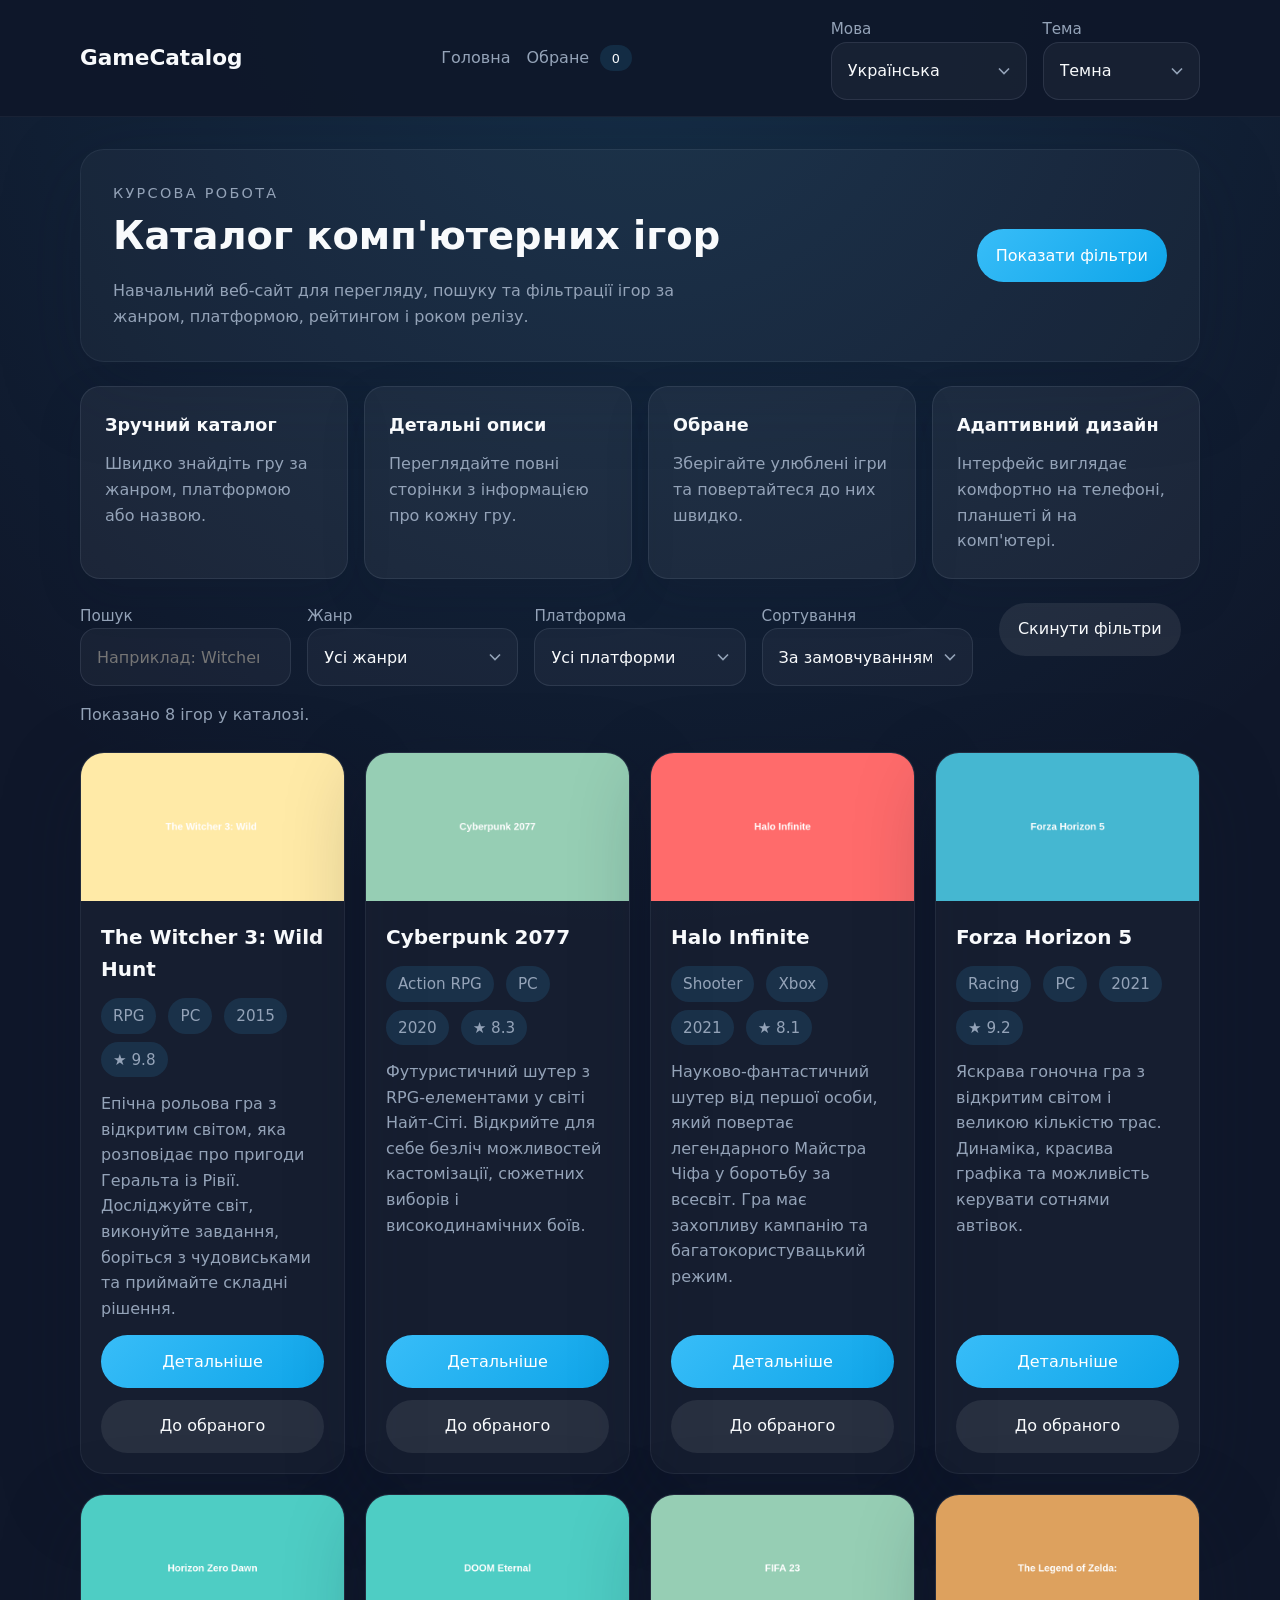
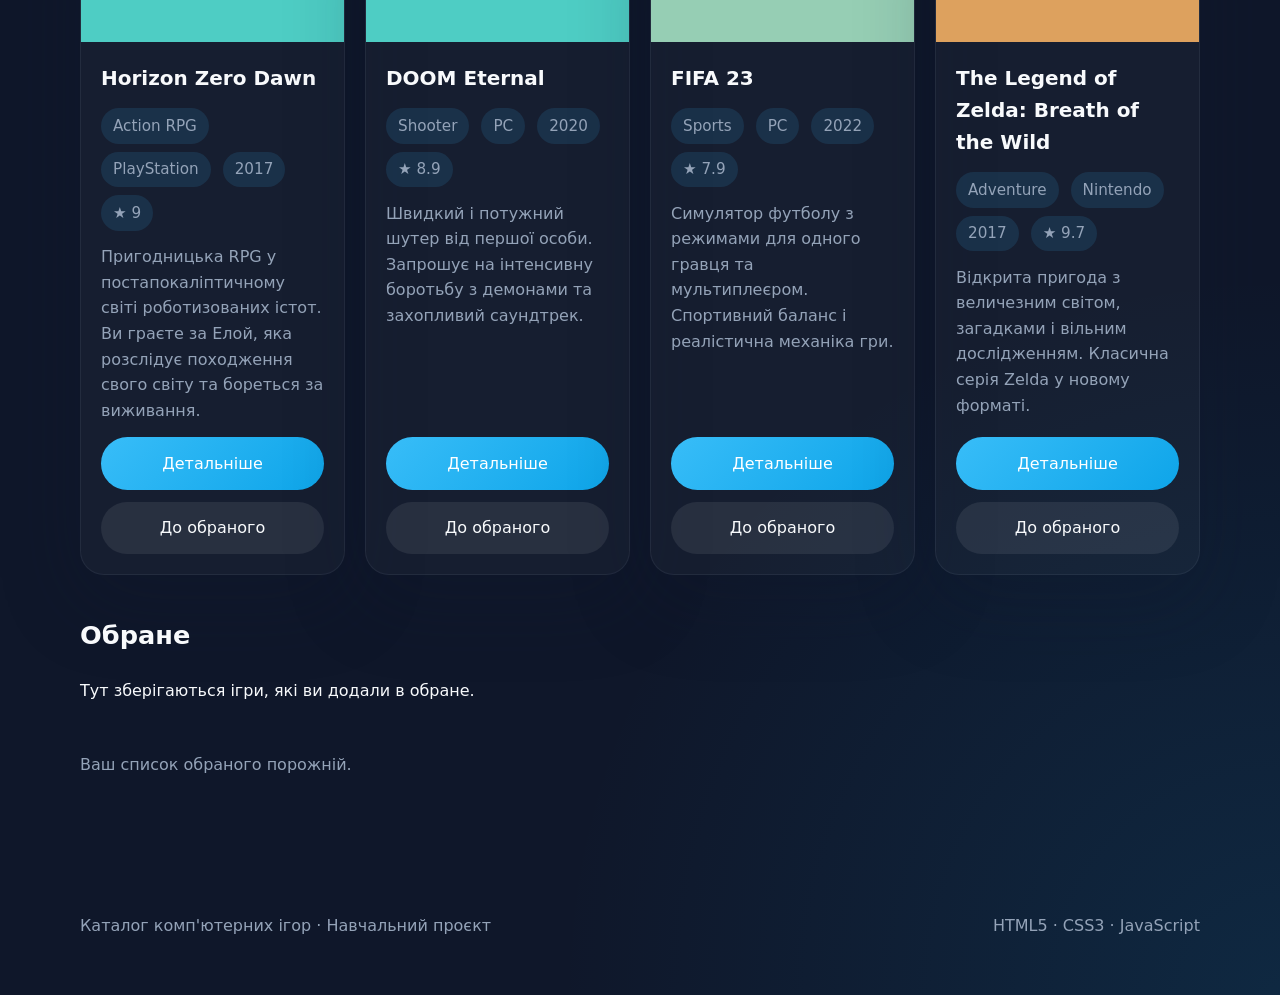
<file: index.html>
<!DOCTYPE html>
<html lang="uk">
<head>
  <meta charset="UTF-8">
  <meta name="viewport" content="width=device-width, initial-scale=1.0">
  <title>Каталог комп'ютерних ігор</title>
  <link rel="stylesheet" href="styles.css">
</head>
<body>
  <header class="site-header">
    <div class="container header-inner">
      <a href="index.html" class="logo">GameCatalog</a>
      <nav class="main-nav">
        <a href="index.html" class="nav-link" id="navHome">Головна</a>
        <a href="#favorites" class="nav-link" id="navFavorites">Обране <span id="favoritesCount" class="badge badge-mini">0</span></a>
      </nav>
      <div class="header-actions">
        <div class="control-group header-control">
          <label for="languageSelect">Мова</label>
          <select id="languageSelect">
            <option value="uk">Українська</option>
            <option value="ru">Русский</option>
            <option value="en">English</option>
          </select>
        </div>
        <div class="control-group header-control">
          <label for="themeSelect">Тема</label>
          <select id="themeSelect">
            <option value="dark">Темна</option>
            <option value="light">Світла</option>
          </select>
        </div>
      </div>
    </div>
  </header>

  <main class="container main-content">
    <section class="hero-card">
      <div>
        <p class="eyebrow" id="heroTag">Курсова робота</p>
        <h1 id="heroTitle">Каталог комп'ютерних ігор</h1>
        <p id="heroSubtitle">Навчальний веб-сайт для перегляду, пошуку та фільтрації ігор за жанром, платформою, рейтингом і роком релізу.</p>
      </div>
      <div class="hero-action">
        <button type="button" class="btn" id="show-filters">Показати фільтри</button>
      </div>
    </section>

    <section class="features-grid">
      <article class="feature-card">
        <h3>Зручний каталог</h3>
        <p>Швидко знайдіть гру за жанром, платформою або назвою.</p>
      </article>
      <article class="feature-card">
        <h3>Детальні описи</h3>
        <p>Переглядайте повні сторінки з інформацією про кожну гру.</p>
      </article>
      <article class="feature-card">
        <h3>Обране</h3>
        <p>Зберігайте улюблені ігри та повертайтеся до них швидко.</p>
      </article>
      <article class="feature-card">
        <h3>Адаптивний дизайн</h3>
        <p>Інтерфейс виглядає комфортно на телефоні, планшеті й на комп'ютері.</p>
      </article>
    </section>

    <section class="controls-panel" id="filterPanel">
      <div class="control-group">
        <label id="searchLabel" for="searchInput">Пошук</label>
        <input id="searchInput" type="search" placeholder="Наприклад: Witcher, RPG, PC">
      </div>
      <div class="control-group">
        <label id="genreLabel" for="genreSelect">Жанр</label>
        <select id="genreSelect">
          <option value="all">Усі жанри</option>
        </select>
      </div>
      <div class="control-group">
        <label id="platformLabel" for="platformSelect">Платформа</label>
        <select id="platformSelect">
          <option value="all">Усі платформи</option>
        </select>
      </div>
      <div class="control-group">
        <label id="sortLabel" for="sortSelect">Сортування</label>
        <select id="sortSelect">
          <option value="default">За замовчуванням</option>
          <option value="ratingDesc">Рейтинг: спочатку кращі</option>
          <option value="ratingAsc">Рейтинг: спочатку нижчі</option>
          <option value="yearDesc">Рік: новіші</option>
          <option value="yearAsc">Рік: старіші</option>
          <option value="nameAsc">Назва: А→Я</option>
          <option value="nameDesc">Назва: Я→А</option>
        </select>
      </div>
      <div class="control-group control-group--button">
        <label>&nbsp;</label>
        <button type="button" class="btn btn-secondary" id="clearFilters">Скинути фільтри</button>
      </div>
    </section>

    <section class="results-row">
      <p id="resultInfo" aria-live="polite">Показано 0 ігор.</p>
    </section>

    <section class="games-list" id="gamesList" aria-label="Список ігор"></section>

    <section class="favorites-section" id="favorites">
      <div class="section-title">
        <h2 id="favoritesHeading">Обране</h2>
        <p id="favoritesDescription">Тут зберігаються ігри, які ви додали в обране.</p>
      </div>
      <div class="games-list" id="favoritesList"></div>
    </section>
  </main>

  <footer class="site-footer">
    <div class="container footer-inner">
      <p>Каталог комп'ютерних ігор · Навчальний проєкт</p>
      <p>HTML5 · CSS3 · JavaScript</p>
    </div>
  </footer>

  <script src="script.js"></script>
</body>
</html>
</file>
<file: styles.css>
:root {
  --bg: #0f172a;
  --surface: #111827;
  --surface-soft: #1f2937;
  --text: #f8fafc;
  --text-muted: #94a3b8;
  --accent: #38bdf8;
  --accent-soft: #0ea5e9;
  --border: rgba(148, 163, 184, 0.16);
  --shadow: 0 24px 80px rgba(15, 23, 42, 0.25);
}

* {
  box-sizing: border-box;
}

html, body {
  margin: 0;
  min-height: 100%;
  font-family: Inter, system-ui, -apple-system, BlinkMacSystemFont, "Segoe UI", sans-serif;
  background: radial-gradient(circle at top, rgba(56, 189, 248, 0.14), transparent 35%),
              radial-gradient(circle at bottom right, rgba(14, 165, 233, 0.12), transparent 25%),
              var(--bg);
  color: var(--text);
}

body {
  line-height: 1.6;
}

img {
  display: block;
  max-width: 100%;
}

.container {
  width: min(1120px, calc(100% - 2rem));
  margin: 0 auto;
}

.site-header {
  background: rgba(15, 23, 42, 0.92);
  border-bottom: 1px solid rgba(148, 163, 184, 0.08);
  position: sticky;
  top: 0;
  z-index: 10;
}

.header-inner,
.footer-inner {
  display: flex;
  align-items: center;
  justify-content: space-between;
  gap: 1rem;
  padding: 1rem 0;
}

.header-actions {
  display: flex;
  gap: 1rem;
  flex-wrap: wrap;
}

.header-control {
  min-width: 120px;
}

.theme-light {
  --bg: #f8fafc;
  --surface: #ffffff;
  --surface-soft: #eef2ff;
  --text: #0f172a;
  --text-muted: #475569;
  --accent: #2563eb;
  --accent-soft: #3b82f6;
  --border: rgba(15, 23, 42, 0.12);
  --shadow: 0 20px 60px rgba(15, 23, 42, 0.08);
}

.theme-light .control-group input,
.theme-light .control-group select {
  background-color: #ffffff;
  border-color: #d1d5db;
  color: #0f172a;
}

.theme-light .control-group select {
  background-image: url("data:image/svg+xml,%3Csvg xmlns='http://www.w3.org/2000/svg' viewBox='0 0 24 24' fill='none' stroke='%23475569' stroke-width='2'%3E%3Cpath d='M6 9l6 6 6-6'/%3E%3C/svg%3E");
  background-repeat: no-repeat;
  background-position: right 0.75rem center;
  background-size: 1.25rem;
}

.theme-light .control-group select option {
  background: #ffffff;
  color: #0f172a;
  padding: 0.5rem;
}

.theme-light .control-group input::placeholder {
  color: #9ca3af;
}

.theme-light .control-group input:focus,
.theme-light .control-group select:focus {
  outline: none;
  border-color: #2563eb;
  box-shadow: 0 0 0 3px rgba(37, 99, 235, 0.1);
}

.logo {
  font-weight: 700;
  font-size: 1.35rem;
  color: var(--text);
  text-decoration: none;
}

.main-nav {
  display: flex;
  gap: 1rem;
  flex-wrap: wrap;
}

.nav-link {
  color: var(--text-muted);
  text-decoration: none;
  transition: color .2s ease;
}

.nav-link:hover {
  color: var(--accent);
}

.hero-card {
  display: grid;
  grid-template-columns: 1fr auto;
  gap: 1.5rem;
  align-items: center;
  margin: 2rem 0 1.5rem;
  padding: 2rem;
  background: rgba(255,255,255,0.03);
  border: 1px solid rgba(148, 163, 184, 0.1);
  border-radius: 24px;
  box-shadow: var(--shadow);
}

.eyebrow {
  margin: 0 0 .75rem;
  font-size: .9rem;
  letter-spacing: .16em;
  text-transform: uppercase;
  color: var(--accent);
}

.hero-card h1 {
  margin: 0 0 .75rem;
  font-size: clamp(2rem, 3vw, 3rem);
}

.hero-card p {
  margin: 0;
  max-width: 56ch;
  color: var(--text-muted);
}

.btn,
input,
select {
  font: inherit;
}

.btn {
  display: inline-flex;
  align-items: center;
  justify-content: center;
  padding: .85rem 1.2rem;
  border-radius: 999px;
  border: none;
  cursor: pointer;
  background: linear-gradient(135deg, var(--accent), var(--accent-soft));
  color: white;
  transition: transform .2s ease, box-shadow .2s ease;
  text-decoration: none;
}

.btn:hover {
  transform: translateY(-1px);
  box-shadow: 0 18px 40px rgba(56, 189, 248, 0.18);
}

.btn-secondary {
  background: rgba(255,255,255,0.08);
  color: var(--text);
}

.badge-mini {
  font-size: .8rem;
  padding: .15rem .5rem;
  margin-left: .35rem;
  vertical-align: middle;
  background: rgba(56, 189, 248, 0.18);
  color: var(--text);
}

.controls-panel {
  display: grid;
  grid-template-columns: repeat(5, minmax(180px, 1fr));
  gap: 1rem;
  margin-bottom: 1rem;
  align-items: end;
}

.features-grid {
  display: grid;
  grid-template-columns: repeat(auto-fit, minmax(220px, 1fr));
  gap: 1rem;
  margin-bottom: 1.5rem;
}

.feature-card {
  background: rgba(255, 255, 255, 0.05);
  border: 1px solid rgba(148, 163, 184, 0.14);
  border-radius: 20px;
  padding: 1.5rem;
  box-shadow: 0 18px 45px rgba(15, 23, 42, 0.14);
}

.feature-card h3 {
  margin-top: 0;
  margin-bottom: .75rem;
  font-size: 1.1rem;
}

.feature-card p {
  margin: 0;
  color: var(--text-muted);
}

.results-row {
  margin-bottom: 1.5rem;
  color: var(--text-muted);
}

.control-group--button {
  align-self: start;
}

.control-group label {
  color: var(--text-muted);
  font-size: .95rem;
}

.control-group input,
.control-group select {
  width: 100%;
  padding: .95rem 1rem;
  border-radius: 16px;
  border: 1px solid rgba(148, 163, 184, 0.16);
  background: rgba(255,255,255,0.04);
  color: var(--text);
}

.control-group select {
  cursor: pointer;
  appearance: none;
  background-image: url("data:image/svg+xml,%3Csvg xmlns='http://www.w3.org/2000/svg' viewBox='0 0 24 24' fill='none' stroke='%2394a3b8' stroke-width='2'%3E%3Cpath d='M6 9l6 6 6-6'/%3E%3C/svg%3E");
  background-repeat: no-repeat;
  background-position: right 0.75rem center;
  background-size: 1.25rem;
  padding-right: 2.5rem;
}

.control-group select option {
  background: var(--surface);
  color: var(--text);
}

.games-list {
  display: grid;
  grid-template-columns: repeat(auto-fit, minmax(260px, 1fr));
  gap: 1.25rem;
}

.game-card {
  background: rgba(255,255,255,0.03);
  border: 1px solid rgba(148, 163, 184, 0.1);
  border-radius: 24px;
  overflow: hidden;
  box-shadow: var(--shadow);
  display: flex;
  flex-direction: column;
  min-height: 100%;
}

.game-card img {
  aspect-ratio: 16 / 9;
  object-fit: cover;
}

.game-card-content {
  padding: 1.25rem;
  display: flex;
  flex-direction: column;
  gap: .85rem;
  flex: 1;
}

.game-card-title {
  margin: 0;
  font-size: 1.25rem;
}

.game-card-meta {
  display: flex;
  flex-wrap: wrap;
  gap: .5rem .75rem;
  color: var(--text-muted);
  font-size: .95rem;
}

.badge {
  padding: .35rem .75rem;
  border-radius: 999px;
  background: rgba(56, 189, 248, 0.12);
}

.game-card-description {
  flex: 1;
  margin: 0;
  color: var(--text-muted);
}

.card-actions {
  display: flex;
  gap: .75rem;
  flex-wrap: wrap;
}

.card-actions .btn {
  width: 100%;
}

.favorites-section {
  margin: 2.5rem 0 4rem;
}

.section-title {
  display: flex;
  flex-direction: column;
  gap: .35rem;
  margin-bottom: 1rem;
}

.section-title h2 {
  margin: 0;
  font-size: 1.6rem;
}

.site-footer {
  padding: 1.5rem 0;
  color: var(--text-muted);
}

.game-page {
  padding: 2rem 0 4rem;
}

@media (max-width: 980px) {
  .controls-panel {
    grid-template-columns: repeat(2, minmax(180px, 1fr));
  }
}

@media (max-width: 720px) {
  .controls-panel {
    grid-template-columns: 1fr;
  }

  .header-inner,
  .footer-inner {
    flex-direction: column;
    align-items: flex-start;
  }

  .game-card img {
    aspect-ratio: 4 / 3;
  }
}

.game-detail-card {
  display: grid;
  grid-template-columns: minmax(280px, 380px) 1fr;
  gap: 2rem;
  padding: 2rem;
  margin: 2rem 0;
  background: rgba(255,255,255,0.04);
  border: 1px solid rgba(148, 163, 184, 0.1);
  border-radius: 28px;
  box-shadow: var(--shadow);
}

.game-detail-image {
  border-radius: 24px;
  overflow: hidden;
}

.game-detail-info h1 {
  margin-top: 0;
  font-size: clamp(2rem, 2.5vw, 2.7rem);
}

.game-meta {
  display: flex;
  flex-wrap: wrap;
  gap: .75rem 1rem;
  color: var(--text-muted);
  margin: 1rem 0;
}

.game-description {
  margin: 0 0 1.5rem;
  color: var(--text-muted);
}

.game-actions {
  display: flex;
  gap: 1rem;
  flex-wrap: wrap;
}

@media (max-width: 980px) {
  .hero-card,
  .game-detail-card {
    grid-template-columns: 1fr;
  }

  .controls-panel {
    grid-template-columns: 1fr 1fr;
  }
}
@media (max-width: 860px) {
  .controls-panel--visible {
    display: grid;
  }
}
@media (max-width: 720px) {
  .controls-panel {
    grid-template-columns: 1fr;
  }

  .header-inner,
  .footer-inner {
    flex-direction: column;
    align-items: flex-start;
  }

  .game-card img {
    aspect-ratio: 4 / 3;
  }
}
</file>
